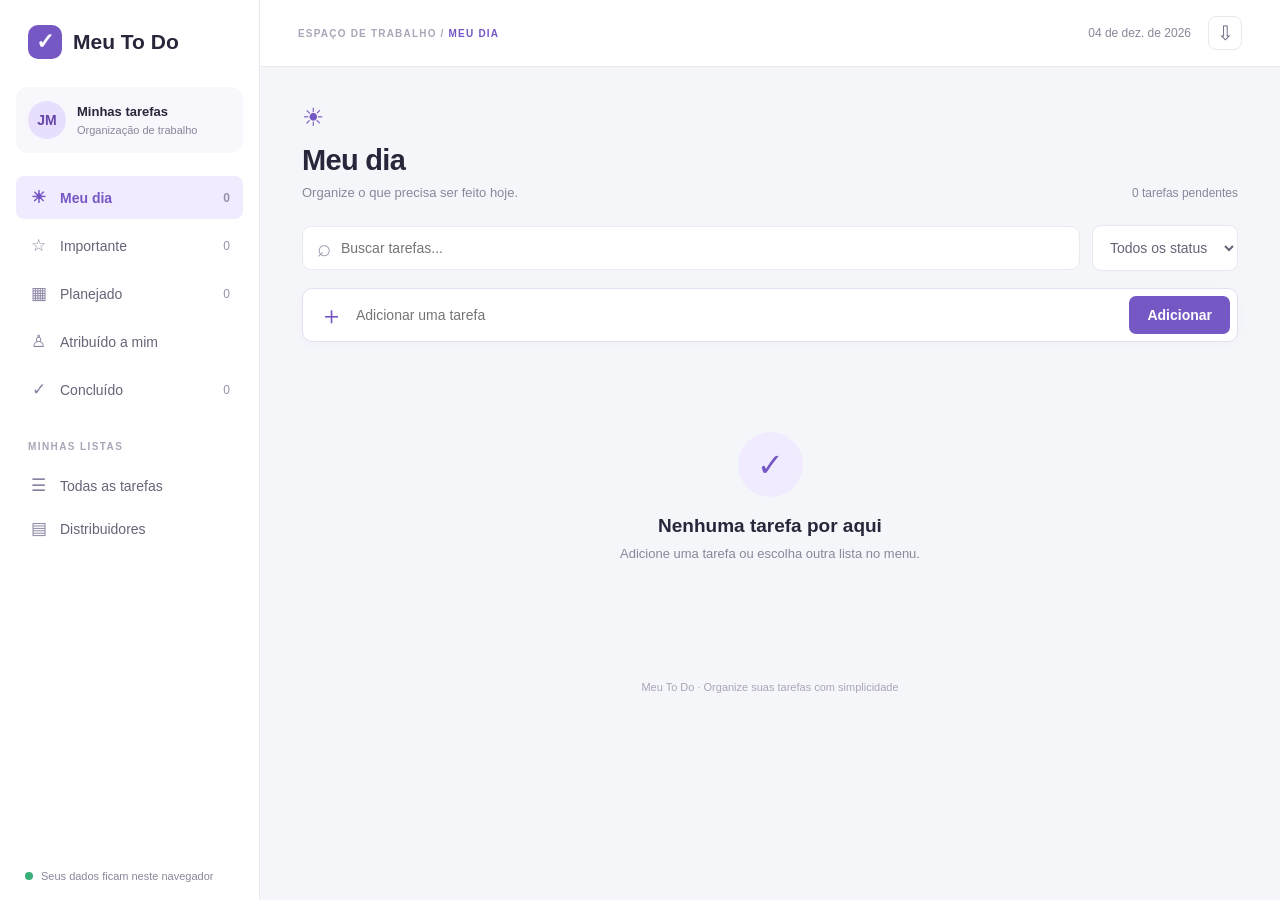
<file: index.html>
<!DOCTYPE html>
<html lang="pt-BR">
<head>
    <meta charset="UTF-8">
    <meta name="viewport" content="width=device-width, initial-scale=1.0">
    <title>Meu To Do | Tarefas</title>
    <link rel="stylesheet" href="style.css">
    <script src="script.js" defer></script>
</head>
<body>
    <aside class="sidebar">
        <a class="logo" href="#" data-view="today">
            <span class="logo-icon">✓</span>
            <span>Meu To Do</span>
        </a>

        <div class="profile">
            <div class="avatar">JM</div>
            <div>
                <strong>Minhas tarefas</strong>
                <small>Organização de trabalho</small>
            </div>
        </div>

        <nav class="menu">
            <button class="menu-item active" data-view="today">
                <span>☀</span> Meu dia
                <span class="menu-count" id="count-today">0</span>
            </button>
            <button class="menu-item" data-view="important">
                <span>☆</span> Importante
                <span class="menu-count" id="count-important">0</span>
            </button>
            <button class="menu-item" data-view="planned">
                <span>▦</span> Planejado
                <span class="menu-count" id="count-planned">0</span>
            </button>
            <button class="menu-item" data-view="assigned">
                <span>♙</span> Atribuído a mim
            </button>
            <button class="menu-item" data-view="completed">
                <span>✓</span> Concluído
                <span class="menu-count" id="count-completed">0</span>
            </button>
        </nav>

        <div class="sidebar-section">
            <p class="section-label">MINHAS LISTAS</p>
            <button class="menu-item" data-view="all">
                <span>☰</span> Todas as tarefas
            </button>
            <button class="menu-item" data-view="distributors">
                <span>▤</span> Distribuidores
            </button>
        </div>

        <div class="sidebar-bottom">
            <span class="online-dot"></span>
            Seus dados ficam neste navegador
        </div>
    </aside>

    <main class="main">
        <header class="topbar">
            <div class="breadcrumb">ESPAÇO DE TRABALHO / <span id="breadcrumb-current">MEU DIA</span></div>
            <div class="topbar-right">
                <span id="current-date"></span>
                <button class="icon-button" id="export-button" title="Exportar tarefas">⇩</button>
            </div>
        </header>

        <section class="page-heading">
            <div>
                <div class="heading-icon" id="heading-icon">☀</div>
                <h1 id="page-title">Meu dia</h1>
                <p id="page-subtitle">Organize o que precisa ser feito hoje.</p>
            </div>
            <div class="heading-stats">
                <span id="task-summary">0 tarefas pendentes</span>
            </div>
        </section>

        <section class="content-area">
            <div class="toolbar">
                <div class="search-box">
                    <span>⌕</span>
                    <input type="search" id="search-input" placeholder="Buscar tarefas...">
                </div>
                <select id="filter-status" aria-label="Filtrar por status">
                    <option value="all">Todos os status</option>
                    <option value="pending">Pendentes</option>
                    <option value="completed">Concluídas</option>
                </select>
            </div>

            <form id="task-form" class="add-task">
                <span class="plus">＋</span>
                <input id="task-title" type="text" placeholder="Adicionar uma tarefa" required maxlength="150">
                <button type="submit">Adicionar</button>
            </form>

            <form id="details-form" class="details-form" hidden>
                <div class="form-heading">
                    <h2 id="form-title">Nova tarefa</h2>
                    <button type="button" id="cancel-edit" class="text-button">Cancelar</button>
                </div>

                <div class="form-grid">
                    <label>
                        Nome da tarefa *
                        <input id="detail-title" required maxlength="150" placeholder="Ex.: Conferir arquivos">
                    </label>

                    <label>
                        Distribuidor / projeto
                        <input id="detail-distributor" maxlength="100" placeholder="Ex.: Distribuidor Alfa">
                    </label>

                    <label>
                        Data de entrega
                        <input id="detail-date" type="date">
                    </label>

                    <label>
                        Prioridade
                        <select id="detail-priority">
                            <option value="normal">Normal</option>
                            <option value="important">Importante</option>
                            <option value="urgent">Urgente</option>
                        </select>
                    </label>

                    <label>
                        Categoria
                        <select id="detail-category">
                            <option value="Trabalho">Trabalho</option>
                            <option value="Extração de arquivos">Extração de arquivos</option>
                            <option value="Conferência">Conferência</option>
                            <option value="Relatórios">Relatórios</option>
                            <option value="Outros">Outros</option>
                        </select>
                    </label>

                    <label>
                        Responsável
                        <input id="detail-assignee" maxlength="100" placeholder="Seu nome">
                    </label>

                    <label class="full-width">
                        Observações
                        <textarea id="detail-notes" rows="3" maxlength="1000" placeholder="Detalhes ou instruções da tarefa"></textarea>
                    </label>
                </div>

                <div class="form-actions">
                    <button type="button" class="secondary-button" id="cancel-edit-bottom">Cancelar</button>
                    <button type="submit" class="primary-button">Salvar tarefa</button>
                </div>
            </form>

            <div id="task-groups"></div>

            <div id="empty-state" class="empty-state" hidden>
                <div class="empty-icon">✓</div>
                <h2>Nenhuma tarefa por aqui</h2>
                <p>Adicione uma tarefa ou escolha outra lista no menu.</p>
            </div>

            <footer class="page-footer">
                Meu To Do · Organize suas tarefas com simplicidade
            </footer>
        </section>
    </main>

    <dialog id="task-dialog" class="task-dialog">
        <div class="dialog-header">
            <h2>Detalhes da tarefa</h2>
            <button type="button" id="close-dialog" class="icon-button">×</button>
        </div>
        <div id="dialog-content"></div>
    </dialog>
</body>
</html>
</file>
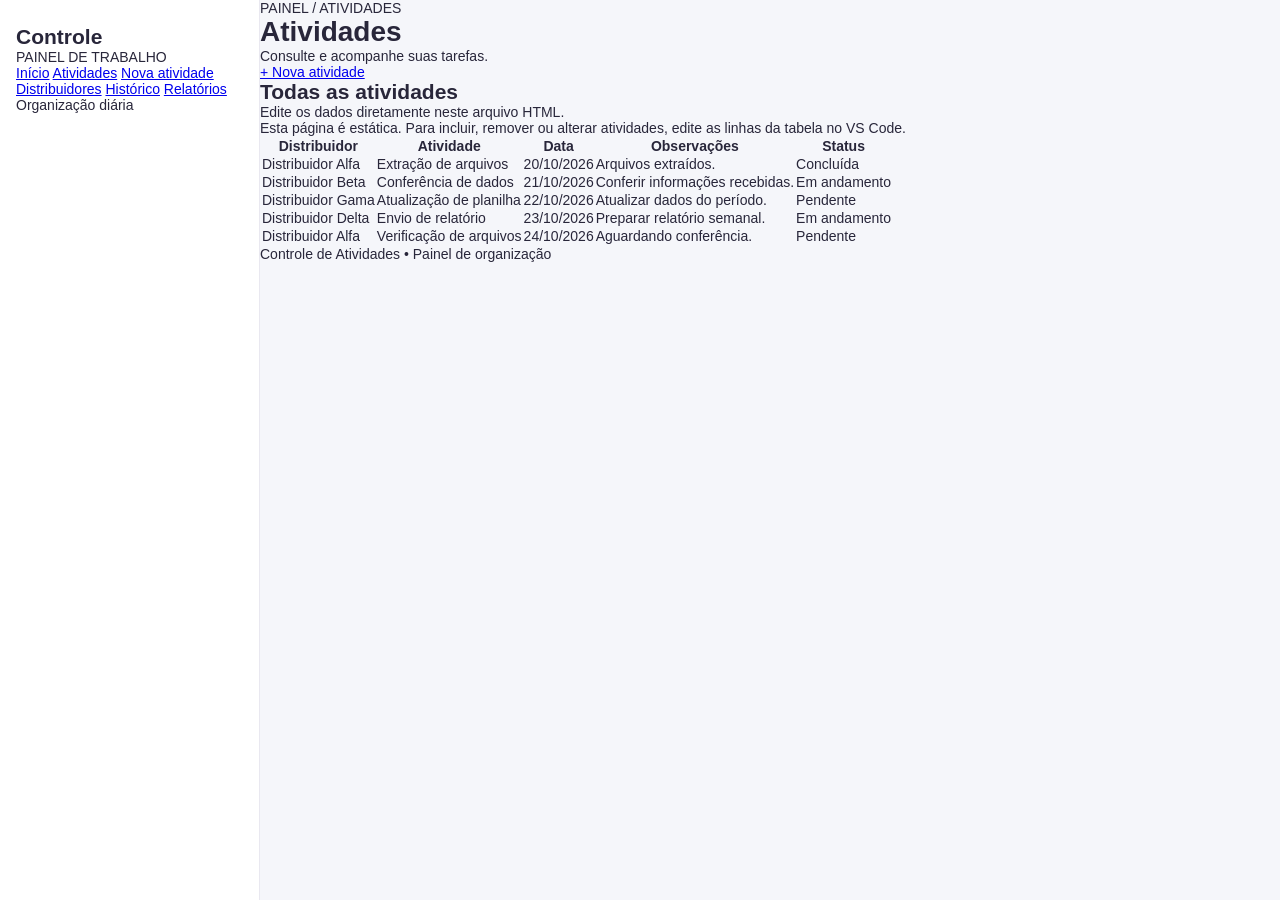
<file: atividades.html>
<!DOCTYPE html>
<html lang="pt-BR">
<head>
    <meta charset="UTF-8">
    <meta name="viewport" content="width=device-width, initial-scale=1.0">
    <title>Atividades - Controle de Atividades</title>
    <link rel="stylesheet" href="style.css">
</head>
<body>
    <aside class="sidebar">
        <h2>Controle</h2>
        <p class="subtitulo-menu">PAINEL DE TRABALHO</p>
        <nav>
            <a href="index.html">Início</a>
            <a class="ativo" href="atividades.html">Atividades</a>
            <a href="nova-atividade.html">Nova atividade</a>
            <a href="distribuidores.html">Distribuidores</a>
            <a href="historico.html">Histórico</a>
            <a href="relatorios.html">Relatórios</a>
        </nav>
        <div class="rodape-menu">Organização diária</div>
    </aside>

    <main class="conteudo">
        <header class="topo">
            <div>
                <p class="caminho">PAINEL / ATIVIDADES</p>
                <h1>Atividades</h1>
                <p class="descricao">Consulte e acompanhe suas tarefas.</p>
            </div>
            <a class="botao" href="nova-atividade.html">+ Nova atividade</a>
        </header>

        <section class="painel">
            <div class="titulo-secao">
                <div>
                    <h2>Todas as atividades</h2>
                    <p>Edite os dados diretamente neste arquivo HTML.</p>
                </div>
            </div>

            <div class="aviso">
                Esta página é estática. Para incluir, remover ou alterar atividades, edite as linhas da tabela no VS Code.
            </div>

            <div class="tabela-responsiva">
                <table>
                    <thead>
                        <tr>
                            <th>Distribuidor</th>
                            <th>Atividade</th>
                            <th>Data</th>
                            <th>Observações</th>
                            <th>Status</th>
                        </tr>
                    </thead>
                    <tbody>
                        <tr>
                            <td>Distribuidor Alfa</td>
                            <td>Extração de arquivos</td>
                            <td>20/10/2026</td>
                            <td>Arquivos extraídos.</td>
                            <td><span class="status concluida">Concluída</span></td>
                        </tr>
                        <tr>
                            <td>Distribuidor Beta</td>
                            <td>Conferência de dados</td>
                            <td>21/10/2026</td>
                            <td>Conferir informações recebidas.</td>
                            <td><span class="status andamento">Em andamento</span></td>
                        </tr>
                        <tr>
                            <td>Distribuidor Gama</td>
                            <td>Atualização de planilha</td>
                            <td>22/10/2026</td>
                            <td>Atualizar dados do período.</td>
                            <td><span class="status pendente">Pendente</span></td>
                        </tr>
                        <tr>
                            <td>Distribuidor Delta</td>
                            <td>Envio de relatório</td>
                            <td>23/10/2026</td>
                            <td>Preparar relatório semanal.</td>
                            <td><span class="status andamento">Em andamento</span></td>
                        </tr>
                        <tr>
                            <td>Distribuidor Alfa</td>
                            <td>Verificação de arquivos</td>
                            <td>24/10/2026</td>
                            <td>Aguardando conferência.</td>
                            <td><span class="status pendente">Pendente</span></td>
                        </tr>
                    </tbody>
                </table>
            </div>
        </section>

        <footer>Controle de Atividades • Painel de organização</footer>
    </main>
</body>
</html>
</file>
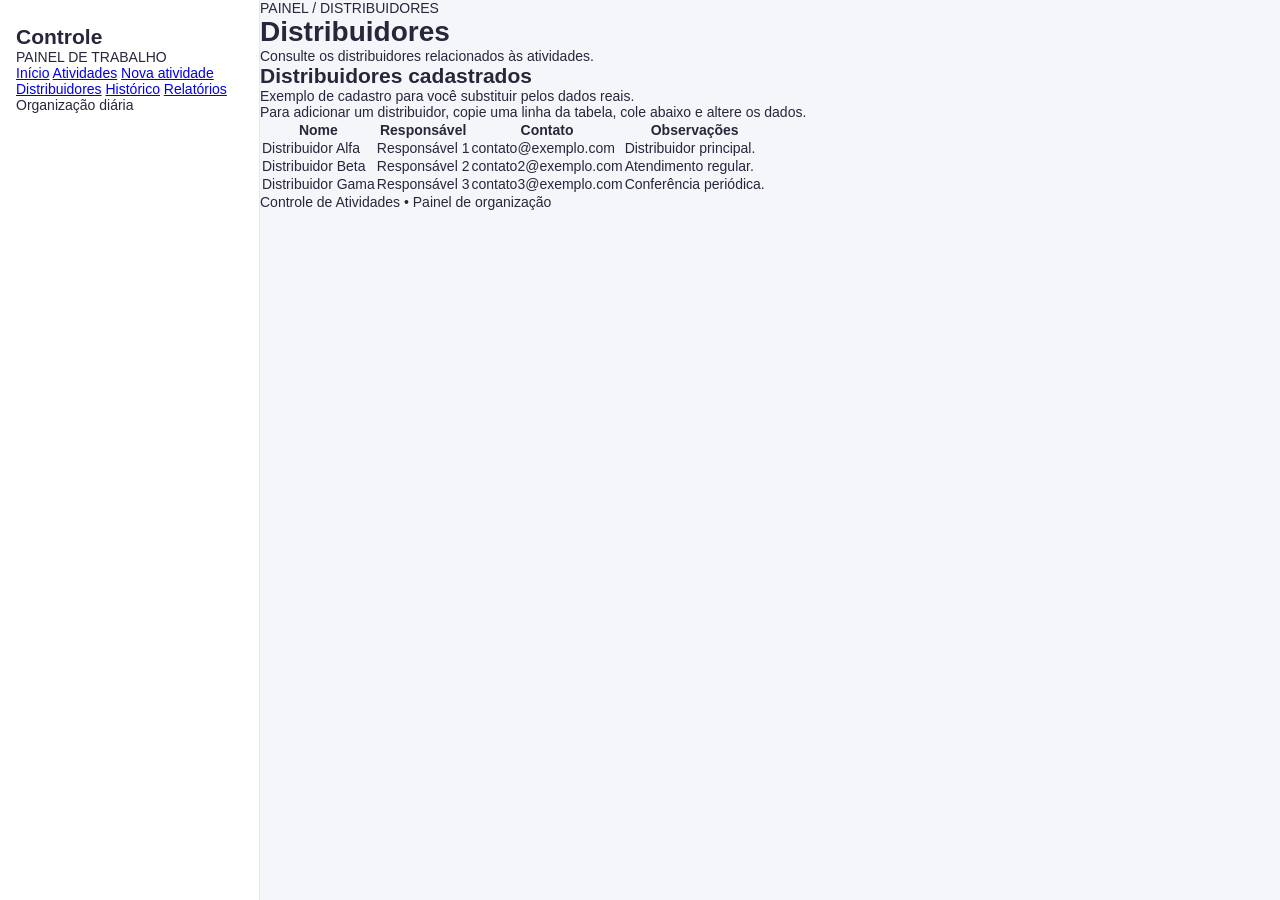
<file: distribuidores.html>
<!DOCTYPE html>
<html lang="pt-BR">
<head>
    <meta charset="UTF-8">
    <meta name="viewport" content="width=device-width, initial-scale=1.0">
    <title>Distribuidores - Controle de Atividades</title>
    <link rel="stylesheet" href="style.css">
</head>
<body>
    <aside class="sidebar">
        <h2>Controle</h2>
        <p class="subtitulo-menu">PAINEL DE TRABALHO</p>
        <nav>
            <a href="index.html">Início</a>
            <a href="atividades.html">Atividades</a>
            <a href="nova-atividade.html">Nova atividade</a>
            <a class="ativo" href="distribuidores.html">Distribuidores</a>
            <a href="historico.html">Histórico</a>
            <a href="relatorios.html">Relatórios</a>
        </nav>
        <div class="rodape-menu">Organização diária</div>
    </aside>

    <main class="conteudo">
        <header class="topo">
            <div>
                <p class="caminho">PAINEL / DISTRIBUIDORES</p>
                <h1>Distribuidores</h1>
                <p class="descricao">Consulte os distribuidores relacionados às atividades.</p>
            </div>
        </header>

        <section class="painel">
            <div class="titulo-secao">
                <div>
                    <h2>Distribuidores cadastrados</h2>
                    <p>Exemplo de cadastro para você substituir pelos dados reais.</p>
                </div>
            </div>

            <div class="aviso">
                Para adicionar um distribuidor, copie uma linha da tabela, cole abaixo e altere os dados.
            </div>

            <div class="tabela-responsiva">
                <table>
                    <thead>
                        <tr>
                            <th>Nome</th>
                            <th>Responsável</th>
                            <th>Contato</th>
                            <th>Observações</th>
                        </tr>
                    </thead>
                    <tbody>
                        <tr>
                            <td>Distribuidor Alfa</td>
                            <td>Responsável 1</td>
                            <td>contato@exemplo.com</td>
                            <td>Distribuidor principal.</td>
                        </tr>
                        <tr>
                            <td>Distribuidor Beta</td>
                            <td>Responsável 2</td>
                            <td>contato2@exemplo.com</td>
                            <td>Atendimento regular.</td>
                        </tr>
                        <tr>
                            <td>Distribuidor Gama</td>
                            <td>Responsável 3</td>
                            <td>contato3@exemplo.com</td>
                            <td>Conferência periódica.</td>
                        </tr>
                    </tbody>
                </table>
            </div>
        </section>

        <footer>Controle de Atividades • Painel de organização</footer>
    </main>
</body>
</html>
</file>
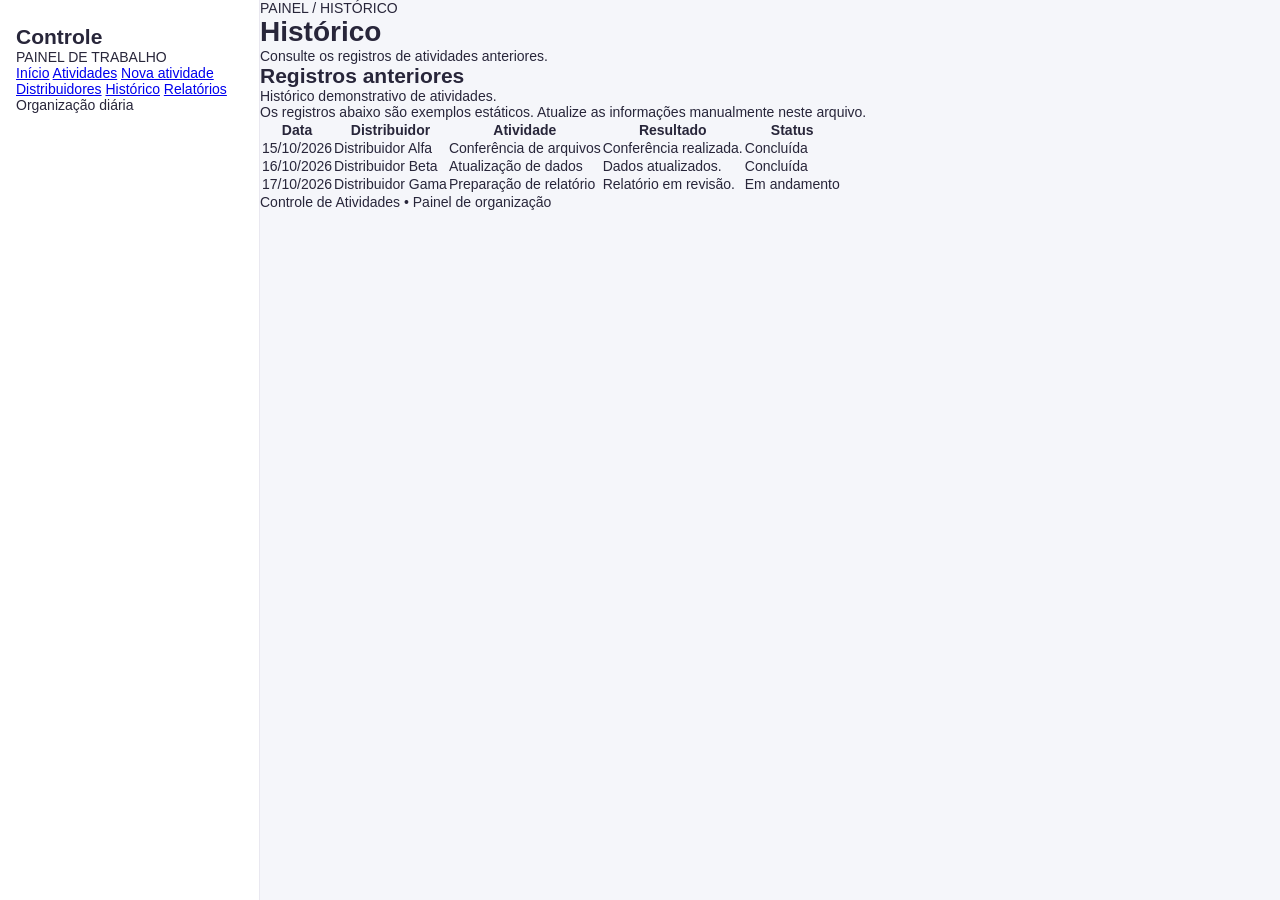
<file: historico.html>
<!DOCTYPE html>
<html lang="pt-BR">
<head>
    <meta charset="UTF-8">
    <meta name="viewport" content="width=device-width, initial-scale=1.0">
    <title>Histórico - Controle de Atividades</title>
    <link rel="stylesheet" href="style.css">
</head>
<body>
    <aside class="sidebar">
        <h2>Controle</h2>
        <p class="subtitulo-menu">PAINEL DE TRABALHO</p>
        <nav>
            <a href="index.html">Início</a>
            <a href="atividades.html">Atividades</a>
            <a href="nova-atividade.html">Nova atividade</a>
            <a href="distribuidores.html">Distribuidores</a>
            <a class="ativo" href="historico.html">Histórico</a>
            <a href="relatorios.html">Relatórios</a>
        </nav>
        <div class="rodape-menu">Organização diária</div>
    </aside>

    <main class="conteudo">
        <header class="topo">
            <div>
                <p class="caminho">PAINEL / HISTÓRICO</p>
                <h1>Histórico</h1>
                <p class="descricao">Consulte os registros de atividades anteriores.</p>
            </div>
        </header>

        <section class="painel">
            <div class="titulo-secao">
                <div>
                    <h2>Registros anteriores</h2>
                    <p>Histórico demonstrativo de atividades.</p>
                </div>
            </div>

            <div class="aviso">
                Os registros abaixo são exemplos estáticos. Atualize as informações manualmente neste arquivo.
            </div>

            <div class="tabela-responsiva">
                <table>
                    <thead>
                        <tr>
                            <th>Data</th>
                            <th>Distribuidor</th>
                            <th>Atividade</th>
                            <th>Resultado</th>
                            <th>Status</th>
                        </tr>
                    </thead>
                    <tbody>
                        <tr>
                            <td>15/10/2026</td>
                            <td>Distribuidor Alfa</td>
                            <td>Conferência de arquivos</td>
                            <td>Conferência realizada.</td>
                            <td><span class="status concluida">Concluída</span></td>
                        </tr>
                        <tr>
                            <td>16/10/2026</td>
                            <td>Distribuidor Beta</td>
                            <td>Atualização de dados</td>
                            <td>Dados atualizados.</td>
                            <td><span class="status concluida">Concluída</span></td>
                        </tr>
                        <tr>
                            <td>17/10/2026</td>
                            <td>Distribuidor Gama</td>
                            <td>Preparação de relatório</td>
                            <td>Relatório em revisão.</td>
                            <td><span class="status andamento">Em andamento</span></td>
                        </tr>
                    </tbody>
                </table>
            </div>
        </section>

        <footer>Controle de Atividades • Painel de organização</footer>
    </main>
</body>
</html>
</file>
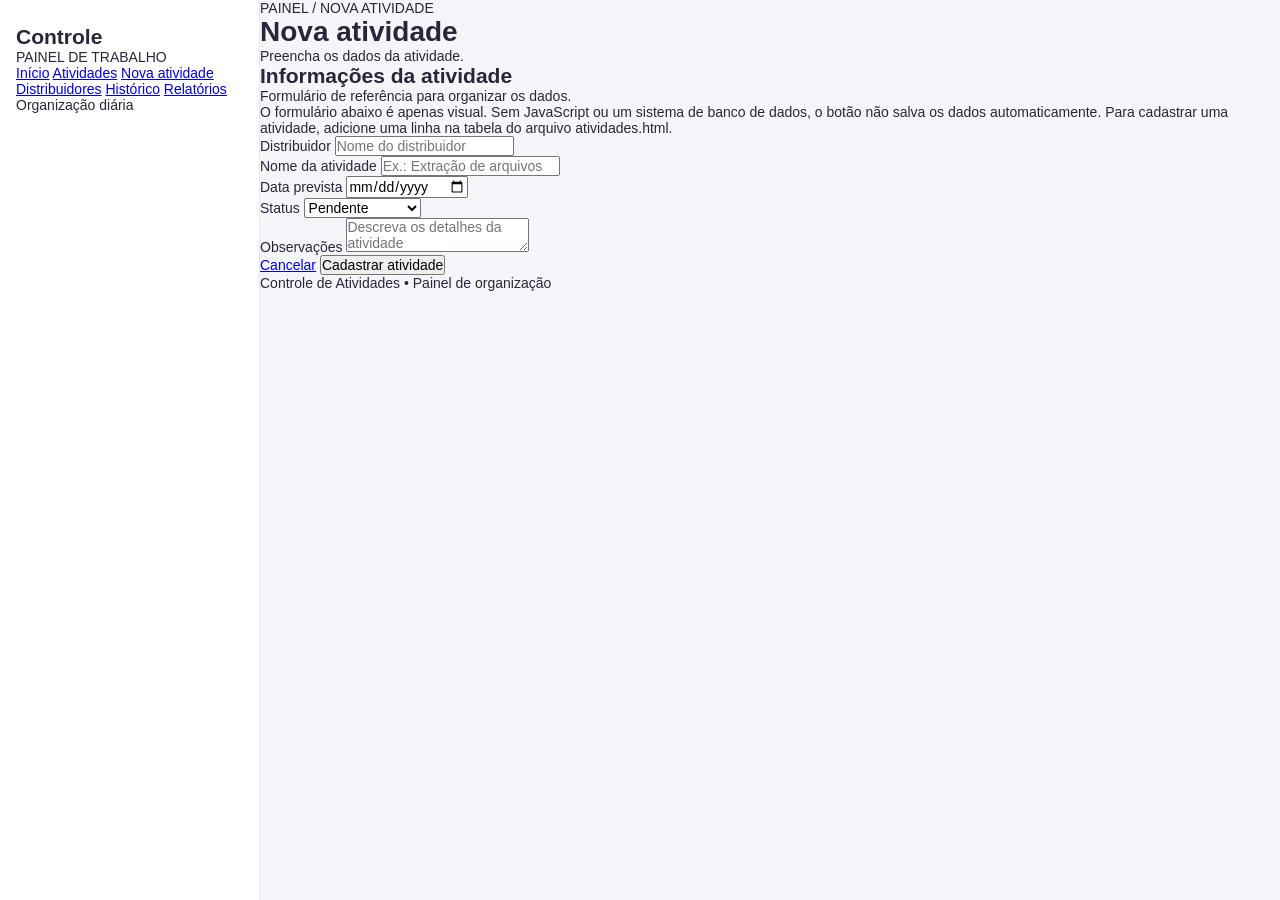
<file: nova-atividade.html>
<!DOCTYPE html>
<html lang="pt-BR">
<head>
    <meta charset="UTF-8">
    <meta name="viewport" content="width=device-width, initial-scale=1.0">
    <title>Nova atividade - Controle de Atividades</title>
    <link rel="stylesheet" href="style.css">
</head>
<body>
    <aside class="sidebar">
        <h2>Controle</h2>
        <p class="subtitulo-menu">PAINEL DE TRABALHO</p>
        <nav>
            <a href="index.html">Início</a>
            <a href="atividades.html">Atividades</a>
            <a class="ativo" href="nova-atividade.html">Nova atividade</a>
            <a href="distribuidores.html">Distribuidores</a>
            <a href="historico.html">Histórico</a>
            <a href="relatorios.html">Relatórios</a>
        </nav>
        <div class="rodape-menu">Organização diária</div>
    </aside>

    <main class="conteudo">
        <header class="topo">
            <div>
                <p class="caminho">PAINEL / NOVA ATIVIDADE</p>
                <h1>Nova atividade</h1>
                <p class="descricao">Preencha os dados da atividade.</p>
            </div>
        </header>

        <section class="painel">
            <div class="titulo-secao">
                <div>
                    <h2>Informações da atividade</h2>
                    <p>Formulário de referência para organizar os dados.</p>
                </div>
            </div>

            <div class="aviso">
                O formulário abaixo é apenas visual. Sem JavaScript ou um sistema de banco de dados, o botão não salva os dados automaticamente.
                Para cadastrar uma atividade, adicione uma linha na tabela do arquivo atividades.html.
            </div>

            <form class="formulario">
                <div class="campo">
                    <label for="distribuidor">Distribuidor</label>
                    <input type="text" id="distribuidor" placeholder="Nome do distribuidor">
                </div>

                <div class="campo">
                    <label for="atividade">Nome da atividade</label>
                    <input type="text" id="atividade" placeholder="Ex.: Extração de arquivos">
                </div>

                <div class="campo">
                    <label for="data">Data prevista</label>
                    <input type="date" id="data">
                </div>

                <div class="campo">
                    <label for="status">Status</label>
                    <select id="status">
                        <option>Pendente</option>
                        <option>Em andamento</option>
                        <option>Concluída</option>
                        <option>Atrasada</option>
                    </select>
                </div>

                <div class="campo completo">
                    <label for="observacoes">Observações</label>
                    <textarea id="observacoes" placeholder="Descreva os detalhes da atividade"></textarea>
                </div>

                <div class="acoes-formulario">
                    <a class="botao-secundario" href="atividades.html">Cancelar</a>
                    <button class="botao" type="button">Cadastrar atividade</button>
                </div>
            </form>
        </section>

        <footer>Controle de Atividades • Painel de organização</footer>
    </main>
</body>
</html>
</file>
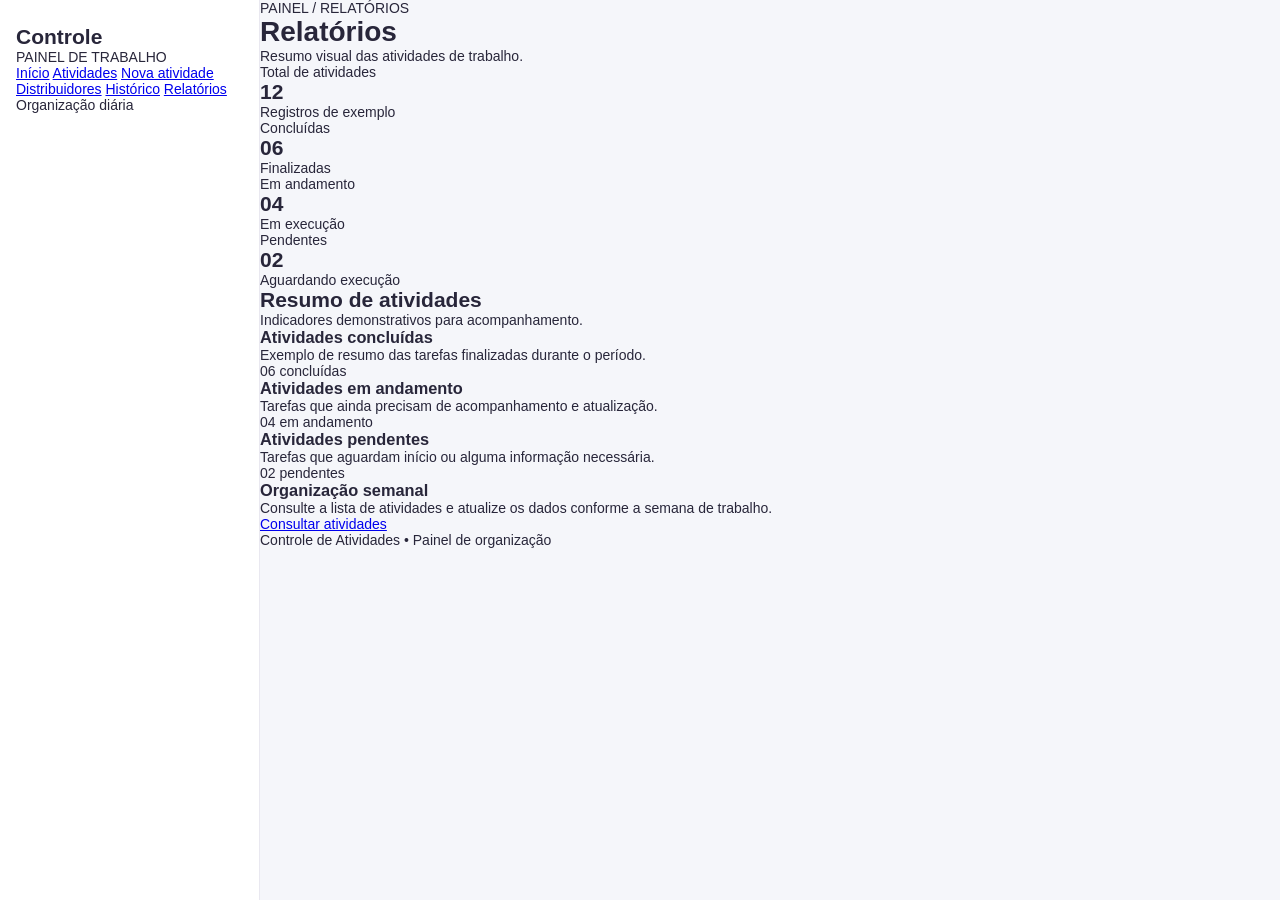
<file: relatorios.html>
<!DOCTYPE html>
<html lang="pt-BR">
<head>
    <meta charset="UTF-8">
    <meta name="viewport" content="width=device-width, initial-scale=1.0">
    <title>Relatórios - Controle de Atividades</title>
    <link rel="stylesheet" href="style.css">
</head>
<body>
    <aside class="sidebar">
        <h2>Controle</h2>
        <p class="subtitulo-menu">PAINEL DE TRABALHO</p>
        <nav>
            <a href="index.html">Início</a>
            <a href="atividades.html">Atividades</a>
            <a href="nova-atividade.html">Nova atividade</a>
            <a href="distribuidores.html">Distribuidores</a>
            <a href="historico.html">Histórico</a>
            <a class="ativo" href="relatorios.html">Relatórios</a>
        </nav>
        <div class="rodape-menu">Organização diária</div>
    </aside>

    <main class="conteudo">
        <header class="topo">
            <div>
                <p class="caminho">PAINEL / RELATÓRIOS</p>
                <h1>Relatórios</h1>
                <p class="descricao">Resumo visual das atividades de trabalho.</p>
            </div>
        </header>

        <section class="cards">
            <div class="card">
                <p>Total de atividades</p>
                <h2>12</h2>
                <span>Registros de exemplo</span>
            </div>
            <div class="card">
                <p>Concluídas</p>
                <h2>06</h2>
                <span>Finalizadas</span>
            </div>
            <div class="card">
                <p>Em andamento</p>
                <h2>04</h2>
                <span>Em execução</span>
            </div>
            <div class="card">
                <p>Pendentes</p>
                <h2>02</h2>
                <span>Aguardando execução</span>
            </div>
        </section>

        <section class="painel">
            <div class="titulo-secao">
                <div>
                    <h2>Resumo de atividades</h2>
                    <p>Indicadores demonstrativos para acompanhamento.</p>
                </div>
            </div>

            <div class="lista-relatorios">
                <div class="relatorio">
                    <h3>Atividades concluídas</h3>
                    <p>Exemplo de resumo das tarefas finalizadas durante o período.</p>
                    <span class="status concluida">06 concluídas</span>
                </div>

                <div class="relatorio">
                    <h3>Atividades em andamento</h3>
                    <p>Tarefas que ainda precisam de acompanhamento e atualização.</p>
                    <span class="status andamento">04 em andamento</span>
                </div>

                <div class="relatorio">
                    <h3>Atividades pendentes</h3>
                    <p>Tarefas que aguardam início ou alguma informação necessária.</p>
                    <span class="status pendente">02 pendentes</span>
                </div>

                <div class="relatorio">
                    <h3>Organização semanal</h3>
                    <p>Consulte a lista de atividades e atualize os dados conforme a semana de trabalho.</p>
                    <a class="link" href="atividades.html">Consultar atividades</a>
                </div>
            </div>
        </section>

        <footer>Controle de Atividades • Painel de organização</footer>
    </main>
</body>
</html>
</file>
<file: style.css>
:root {
    --bg: #f5f6fa;
    --white: #ffffff;
    --text: #28263a;
    --muted: #89879a;
    --purple: #7658c5;
    --purple-light: #f0ebff;
    --border: #e9e8f0;
    --green: #27875b;
    --red: #d64f61;
    --sidebar: #ffffff;
}

* {
    box-sizing: border-box;
    margin: 0;
    padding: 0;
}

body {
    min-height: 100vh;
    display: flex;
    background: var(--bg);
    color: var(--text);
    font-family: "Segoe UI", Arial, sans-serif;
    font-size: 14px;
}

button, input, select, textarea {
    font: inherit;
}

button {
    cursor: pointer;
}

.sidebar {
    width: 260px;
    flex-shrink: 0;
    display: flex;
    flex-direction: column;
    min-height: 100vh;
    padding: 25px 16px 18px;
    background: var(--sidebar);
    border-right: 1px solid var(--border);
}

.logo {
    display: flex;
    align-items: center;
    gap: 11px;
    padding: 0 12px;
    margin-bottom: 28px;
    color: var(--text);
    text-decoration: none;
    font-size: 21px;
    font-weight: 750;
}

.logo-icon {
    display: grid;
    place-items: center;
    width: 34px;
    height: 34px;
    border-radius: 10px;
    color: white;
    background: var(--purple);
    font-size: 22px;
}

.profile {
    display: flex;
    align-items: center;
    gap: 11px;
    padding: 14px 12px;
    margin-bottom: 23px;
    background: #f8f7fc;
    border-radius: 12px;
}

.avatar {
    width: 38px;
    height: 38px;
    display: grid;
    place-items: center;
    flex-shrink: 0;
    background: #e8dfff;
    color: #6447a8;
    border-radius: 50%;
    font-weight: 700;
}

.profile strong, .profile small {
    display: block;
}

.profile strong {
    margin-bottom: 5px;
    font-size: 13px;
}

.profile small {
    color: var(--muted);
    font-size: 11px;
}

.menu {
    display: flex;
    flex-direction: column;
    gap: 5px;
}

.menu-item {
    width: 100%;
    min-height: 43px;
    display: flex;
    align-items: center;
    gap: 12px;
    padding: 11px 13px;
    border: 0;
    border-radius: 8px;
    color: #666477;
    background: transparent;
    text-align: left;
    transition: 0.15s;
}

.menu-item > span:first-child {
    width: 19px;
    color: #8981a2;
    text-align: center;
    font-size: 17px;
}

.menu-item:hover {
    background: #f6f3fc;
    color: var(--purple);
}

.menu-item.active {
    background: var(--purple-light);
    color: var(--purple);
    font-weight: 650;
}

.menu-item.active > span:first-child {
    color: var(--purple);
}

.menu-count {
    margin-left: auto;
    color: #9792a7;
    font-size: 12px;
}

.sidebar-section {
    margin-top: 30px;
}

.section-label {
    margin: 0 12px 12px;
    color: #aaa5b7;
    font-size: 10px;
    font-weight: 750;
    letter-spacing: 1.4px;
}

.sidebar-bottom {
    display: flex;
    align-items: center;
    gap: 8px;
    margin-top: auto;
    padding: 17px 9px 0;
    color: var(--muted);
    font-size: 11px;
}

.online-dot {
    width: 8px;
    height: 8px;
    border-radius: 50%;
    background: #39ae79;
}

.main {
    flex: 1;
    min-width: 0;
}

.topbar {
    min-height: 66px;
    display: flex;
    align-items: center;
    justify-content: space-between;
    gap: 15px;
    padding: 16px 38px;
    background: var(--white);
    border-bottom: 1px solid var(--border);
}

.breadcrumb {
    color: #aaa5b7;
    font-size: 10px;
    font-weight: 750;
    letter-spacing: 1.2px;
}

.breadcrumb span {
    color: var(--purple);
}

.topbar-right {
    display: flex;
    align-items: center;
    gap: 17px;
    color: var(--muted);
    font-size: 12px;
}

.icon-button {
    width: 34px;
    height: 34px;
    display: grid;
    place-items: center;
    background: white;
    color: #706a83;
    border: 1px solid var(--border);
    border-radius: 8px;
    font-size: 20px;
}

.icon-button:hover {
    background: var(--purple-light);
    color: var(--purple);
}

.page-heading {
    display: flex;
    align-items: flex-end;
    justify-content: space-between;
    gap: 20px;
    padding: 36px 42px 25px;
}

.heading-icon {
    margin-bottom: 12px;
    color: var(--purple);
    font-size: 25px;
}

.page-heading h1 {
    margin-bottom: 8px;
    font-size: 29px;
    letter-spacing: -0.7px;
}

.page-heading p {
    color: var(--muted);
    font-size: 13px;
}

.heading-stats {
    color: var(--muted);
    font-size: 12px;
}

.content-area {
    max-width: 1120px;
    padding: 0 42px 25px;
}

.toolbar {
    display: flex;
    align-items: center;
    gap: 12px;
    margin-bottom: 17px;
}

.search-box {
    flex: 1;
    display: flex;
    align-items: center;
    gap: 10px;
    min-width: 0;
    padding: 0 14px;
    background: white;
    border: 1px solid var(--border);
    border-radius: 9px;
}

.search-box span {
    color: #a29cb2;
    font-size: 24px;
}

.search-box input {
    width: 100%;
    min-width: 0;
    padding: 13px 0;
    border: 0;
    outline: 0;
    color: var(--text);
    background: transparent;
}

.toolbar select {
    max-width: 190px;
    padding: 13px;
    border: 1px solid var(--border);
    border-radius: 9px;
    background: white;
    color: #666477;
}

.add-task {
    display: flex;
    align-items: center;
    gap: 12px;
    padding: 6px 7px 6px 16px;
    margin-bottom: 25px;
    background: white;
    border: 1px solid #e4def2;
    border-radius: 10px;
    box-shadow: 0 3px 12px #43307506;
}

.plus {
    color: var(--purple);
    font-size: 25px;
}

.add-task input {
    flex: 1;
    min-width: 0;
    padding: 12px 0;
    border: 0;
    outline: 0;
    color: var(--text);
    background: transparent;
}

.add-task button, .primary-button {
    padding: 11px 18px;
    border: 0;
    border-radius: 7px;
    background: var(--purple);
    color: white;
    font-weight: 650;
}

.add-task button:hover, .primary-button:hover {
    background: #6244ac;
}

.details-form {
    margin: 0 0 25px;
    padding: 23px;
    background: white;
    border: 1px solid var(--border);
    border-radius: 12px;
}

.form-heading {
    display: flex;
    justify-content: space-between;
    align-items: center;
    gap: 15px;
    margin-bottom: 22px;
}

.form-heading h2 {
    font-size: 17px;
}

.text-button {
    padding: 7px;
    border: 0;
    background: transparent;
    color: var(--purple);
}

.form-grid {
    display: grid;
    grid-template-columns: repeat(2, minmax(0, 1fr));
    gap: 17px;
}

.form-grid label {
    display: flex;
    flex-direction: column;
    gap: 8px;
    color: #666174;
    font-size: 12px;
    font-weight: 650;
}

.form-grid input, .form-grid select, .form-grid textarea {
    width: 100%;
    padding: 12px;
    border: 1px solid #e3e0eb;
    border-radius: 8px;
    outline: none;
    background: white;
    color: var(--text);
    font-weight: 400;
}

.form-grid input:focus, .form-grid select:focus,
.form-grid textarea:focus {
    border-color: #a38bd9;
    box-shadow: 0 0 0 3px #7658c516;
}

.full-width {
    grid-column: 1 / -1;
}

.form-actions {
    display: flex;
    justify-content: flex-end;
    gap: 10px;
    margin-top: 22px;
}

.secondary-button {
    padding: 11px 17px;
    border: 1px solid var(--border);
    border-radius: 7px;
    color: #666174;
    background: white;
}

.task-group {
    margin-bottom: 25px;
}

.group-heading {
    display: flex;
    align-items: center;
    gap: 10px;
    margin-bottom: 12px;
    color: #767086;
    font-size: 11px;
    font-weight: 750;
    letter-spacing: 1px;
    text-transform: uppercase;
}

.group-heading::after {
    flex: 1;
    height: 1px;
    background: #e9e6f0;
    content: "";
}

.task-card {
    display: flex;
    align-items: flex-start;
    gap: 13px;
    padding: 17px 16px;
    margin-bottom: 9px;
    background: white;
    border: 1px solid var(--border);
    border-radius: 10px;
    transition: 0.15s;
}

.task-card:hover {
    border-color: #cfc2ec;
    box-shadow: 0 4px 15px #43307508;
}

.task-check {
    width: 19px;
    height: 19px;
    flex-shrink: 0;
    margin-top: 2px;
    appearance: none;
    border: 1.5px solid #c7c1d5;
    border-radius: 50%;
    cursor: pointer;
}

.task-check:checked {
    border-color: var(--green);
    background: var(--green);
    box-shadow: inset 0 0 0 4px white;
}

.task-main {
    flex: 1;
    min-width: 0;
    cursor: pointer;
}

.task-title {
    margin-bottom: 7px;
    color: #353146;
    font-size: 14px;
    font-weight: 650;
    overflow-wrap: anywhere;
}

.task-meta {
    display: flex;
    flex-wrap: wrap;
    align-items: center;
    gap: 7px;
    color: var(--muted);
    font-size: 11px;
}

.task-tag {
    display: inline-block;
    padding: 5px 8px;
    border-radius: 5px;
    background: #f2eff8;
    color: #796c98;
}

.task-tag.urgent {
    background: #ffeaec;
    color: #b83c50;
}

.task-tag.important {
    background: #fff3dc;
    color: #986d19;
}

.task-date.overdue {
    color: var(--red);
    font-weight: 700;
}

.task-actions {
    display: flex;
    gap: 4px;
}

.task-action {
    width: 31px;
    height: 31px;
    border: 0;
    border-radius: 6px;
    background: transparent;
    color: #9a94a9;
    font-size: 17px;
}

.task-action:hover {
    background: #f3effb;
    color: var(--purple);
}

.task-card.is-completed .task-title {
    color: #a6a2b0;
    text-decoration: line-through;
}

.task-card.is-completed {
    background: #fcfcfe;
}

.empty-state {
    padding: 65px 20px;
    text-align: center;
}

.empty-icon {
    display: grid;
    place-items: center;
    width: 65px;
    height: 65px;
    margin: 0 auto 18px;
    border-radius: 50%;
    background: var(--purple-light);
    color: var(--purple);
    font-size: 32px;
}

.empty-state h2 {
    margin-bottom: 9px;
    font-size: 19px;
}

.empty-state p {
    color: var(--muted);
    font-size: 13px;
}

.page-footer {
    margin-top: 35px;
    padding: 20px 0;
    color: #aaa5b7;
    text-align: center;
    font-size: 11px;
}

.task-dialog {
    width: min(550px, calc(100% - 30px));
    max-height: 85vh;
    margin: auto;
    padding: 25px;
    overflow: auto;
    border: 1px solid var(--border);
    border-radius: 14px;
    box-shadow: 0 15px 70px #211b3530;
}

.task-dialog::backdrop {
    background: #201a35a0;
}

.dialog-header {
    display: flex;
    align-items: center;
    justify-content: space-between;
    margin-bottom: 22px;
}

.dialog-header h2 {
    font-size: 19px;
}

.dialog-line {
    padding: 13px 0;
    border-bottom: 1px solid var(--border);
}

.dialog-label {
    display: block;
    margin-bottom: 6px;
    color: var(--muted);
    font-size: 11px;
}

.dialog-value {
    overflow-wrap: anywhere;
    white-space: pre-wrap;
}

@media (max-width: 850px) {
    .sidebar {
        width: 220px;
    }

    .topbar {
        padding: 16px 22px;
    }

    .page-heading {
        padding: 28px 22px 20px;
    }

    .content-area {
        padding: 0 22px 20px;
    }
}

@media (max-width: 620px) {
    body {
        flex-direction: column;
    }

    .sidebar {
        width: 100%;
        min-height: auto;
        padding: 15px;
        border-right: 0;
        border-bottom: 1px solid var(--border);
    }
}
</file>
